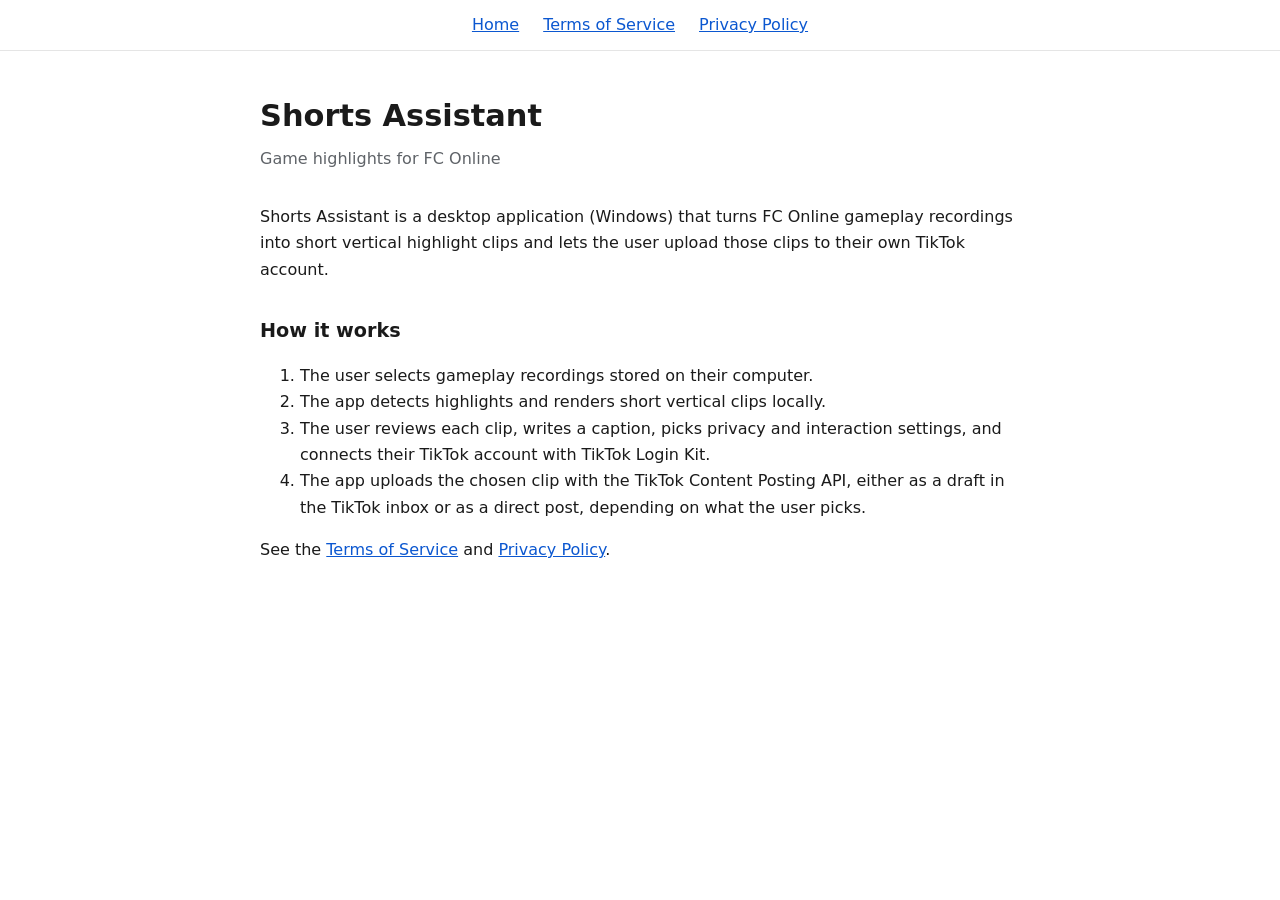
<file: index.html>
<!doctype html>
<html lang="en"><head><meta charset="utf-8"><meta name="viewport" content="width=device-width,initial-scale=1">
<title>Shorts Assistant</title><link rel="stylesheet" href="style.css"></head>
<body><nav><a href="./">Home</a><a href="terms.html">Terms of Service</a><a href="privacy.html">Privacy Policy</a></nav>
<main>
<h1>Shorts Assistant</h1>
<p class="meta">Game highlights for FC Online</p>
<p>Shorts Assistant is a desktop application (Windows) that turns FC Online gameplay recordings into short vertical highlight clips and lets the user upload those clips to their own TikTok account.</p>
<h2>How it works</h2>
<ol>
<li>The user selects gameplay recordings stored on their computer.</li>
<li>The app detects highlights and renders short vertical clips locally.</li>
<li>The user reviews each clip, writes a caption, picks privacy and interaction settings, and connects their TikTok account with TikTok Login Kit.</li>
<li>The app uploads the chosen clip with the TikTok Content Posting API, either as a draft in the TikTok inbox or as a direct post, depending on what the user picks.</li>
</ol>
<p>See the <a href="terms.html">Terms of Service</a> and <a href="privacy.html">Privacy Policy</a>.</p>
</main></body></html>
</file>
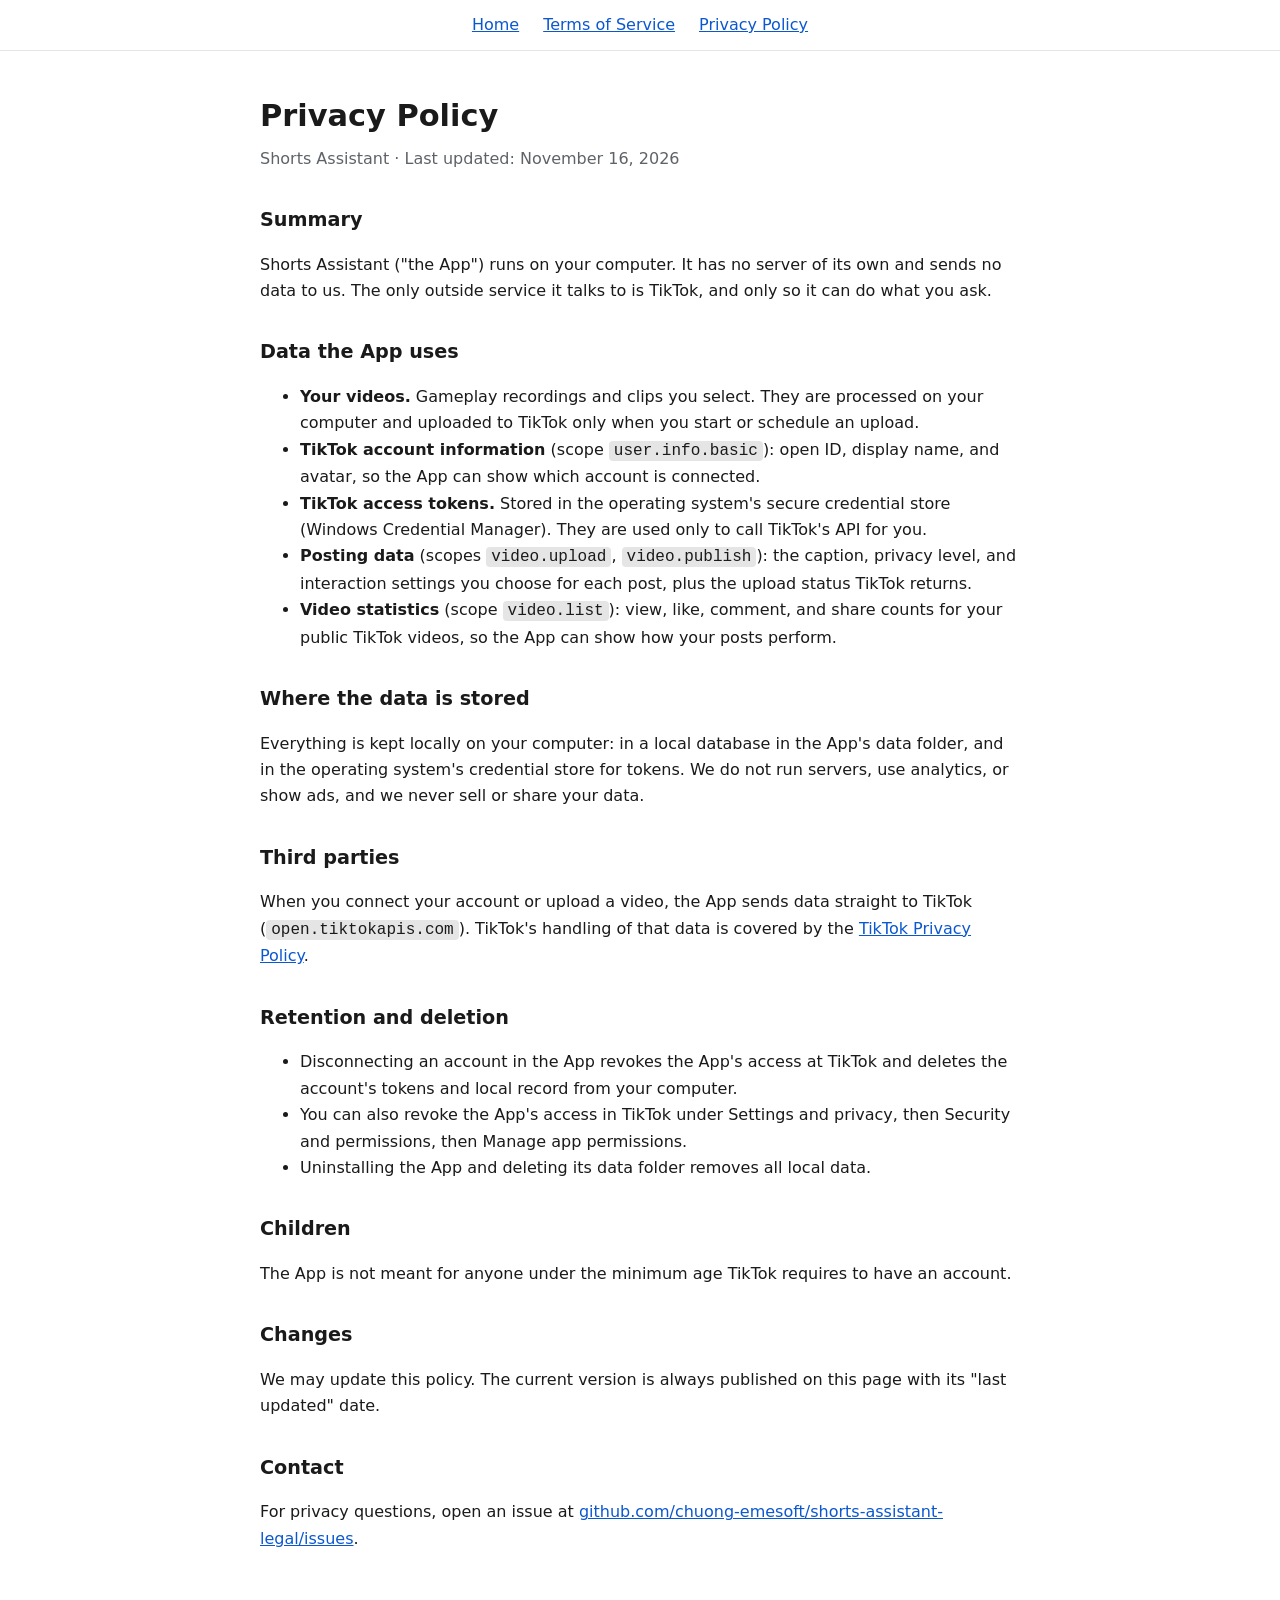
<file: privacy.html>
<!doctype html>
<html lang="en"><head><meta charset="utf-8"><meta name="viewport" content="width=device-width,initial-scale=1">
<title>Privacy Policy</title><link rel="stylesheet" href="style.css"></head>
<body><nav><a href="./">Home</a><a href="terms.html">Terms of Service</a><a href="privacy.html">Privacy Policy</a></nav>
<main>
<h1>Privacy Policy</h1>
<p class="meta">Shorts Assistant · Last updated: November 16, 2026</p>

<h2>Summary</h2>
<p>Shorts Assistant ("the App") runs on your computer. It has no server of its own and sends no data to us. The only outside service it talks to is TikTok, and only so it can do what you ask.</p>

<h2>Data the App uses</h2>
<ul>
<li><strong>Your videos.</strong> Gameplay recordings and clips you select. They are processed on your computer and uploaded to TikTok only when you start or schedule an upload.</li>
<li><strong>TikTok account information</strong> (scope <code>user.info.basic</code>): open ID, display name, and avatar, so the App can show which account is connected.</li>
<li><strong>TikTok access tokens.</strong> Stored in the operating system's secure credential store (Windows Credential Manager). They are used only to call TikTok's API for you.</li>
<li><strong>Posting data</strong> (scopes <code>video.upload</code>, <code>video.publish</code>): the caption, privacy level, and interaction settings you choose for each post, plus the upload status TikTok returns.</li>
<li><strong>Video statistics</strong> (scope <code>video.list</code>): view, like, comment, and share counts for your public TikTok videos, so the App can show how your posts perform.</li>
</ul>

<h2>Where the data is stored</h2>
<p>Everything is kept locally on your computer: in a local database in the App's data folder, and in the operating system's credential store for tokens. We do not run servers, use analytics, or show ads, and we never sell or share your data.</p>

<h2>Third parties</h2>
<p>When you connect your account or upload a video, the App sends data straight to TikTok (<code>open.tiktokapis.com</code>). TikTok's handling of that data is covered by the <a href="https://www.tiktok.com/legal/privacy-policy">TikTok Privacy Policy</a>.</p>

<h2>Retention and deletion</h2>
<ul>
<li>Disconnecting an account in the App revokes the App's access at TikTok and deletes the account's tokens and local record from your computer.</li>
<li>You can also revoke the App's access in TikTok under Settings and privacy, then Security and permissions, then Manage app permissions.</li>
<li>Uninstalling the App and deleting its data folder removes all local data.</li>
</ul>

<h2>Children</h2>
<p>The App is not meant for anyone under the minimum age TikTok requires to have an account.</p>

<h2>Changes</h2>
<p>We may update this policy. The current version is always published on this page with its "last updated" date.</p>

<h2>Contact</h2>
<p>For privacy questions, open an issue at <a href="https://github.com/chuong-emesoft/shorts-assistant-legal/issues">github.com/chuong-emesoft/shorts-assistant-legal/issues</a>.</p>
</main></body></html>
</file>
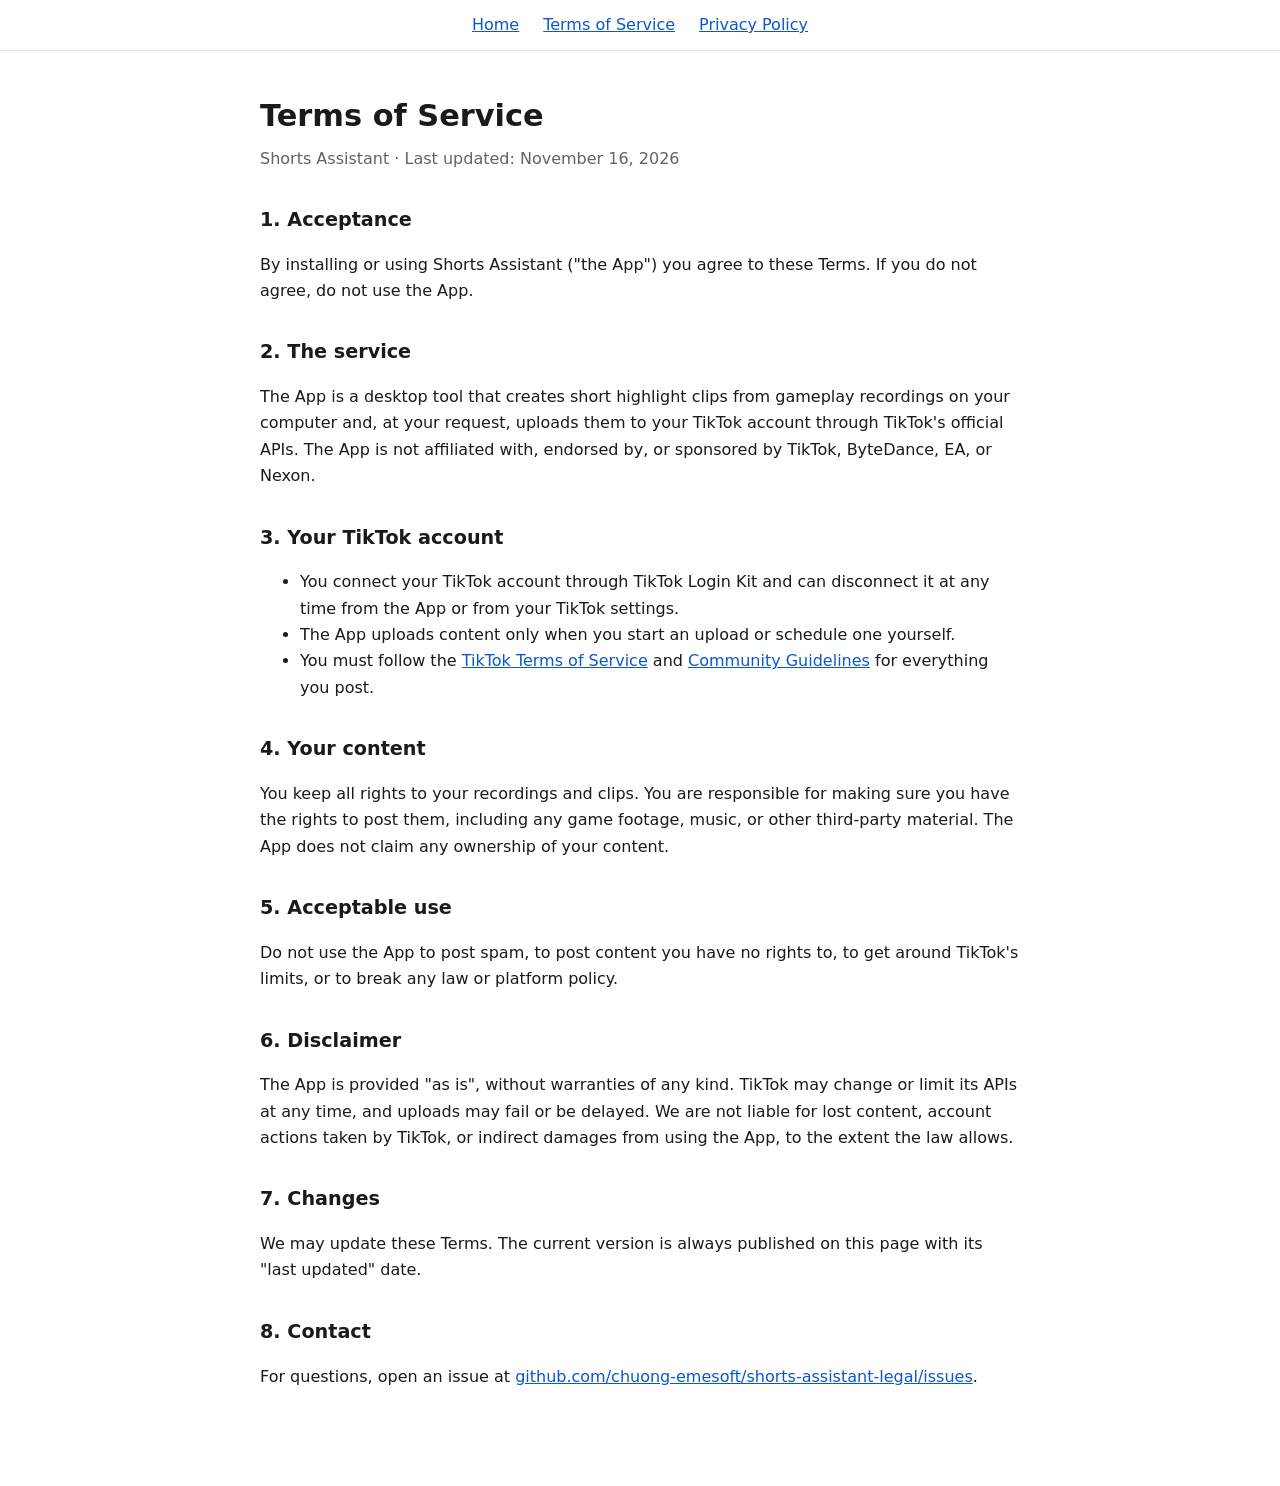
<file: terms.html>
<!doctype html>
<html lang="en"><head><meta charset="utf-8"><meta name="viewport" content="width=device-width,initial-scale=1">
<title>Terms of Service</title><link rel="stylesheet" href="style.css"></head>
<body><nav><a href="./">Home</a><a href="terms.html">Terms of Service</a><a href="privacy.html">Privacy Policy</a></nav>
<main>
<h1>Terms of Service</h1>
<p class="meta">Shorts Assistant · Last updated: November 16, 2026</p>

<h2>1. Acceptance</h2>
<p>By installing or using Shorts Assistant ("the App") you agree to these Terms. If you do not agree, do not use the App.</p>

<h2>2. The service</h2>
<p>The App is a desktop tool that creates short highlight clips from gameplay recordings on your computer and, at your request, uploads them to your TikTok account through TikTok's official APIs. The App is not affiliated with, endorsed by, or sponsored by TikTok, ByteDance, EA, or Nexon.</p>

<h2>3. Your TikTok account</h2>
<ul>
<li>You connect your TikTok account through TikTok Login Kit and can disconnect it at any time from the App or from your TikTok settings.</li>
<li>The App uploads content only when you start an upload or schedule one yourself.</li>
<li>You must follow the <a href="https://www.tiktok.com/legal/terms-of-service">TikTok Terms of Service</a> and <a href="https://www.tiktok.com/community-guidelines">Community Guidelines</a> for everything you post.</li>
</ul>

<h2>4. Your content</h2>
<p>You keep all rights to your recordings and clips. You are responsible for making sure you have the rights to post them, including any game footage, music, or other third-party material. The App does not claim any ownership of your content.</p>

<h2>5. Acceptable use</h2>
<p>Do not use the App to post spam, to post content you have no rights to, to get around TikTok's limits, or to break any law or platform policy.</p>

<h2>6. Disclaimer</h2>
<p>The App is provided "as is", without warranties of any kind. TikTok may change or limit its APIs at any time, and uploads may fail or be delayed. We are not liable for lost content, account actions taken by TikTok, or indirect damages from using the App, to the extent the law allows.</p>

<h2>7. Changes</h2>
<p>We may update these Terms. The current version is always published on this page with its "last updated" date.</p>

<h2>8. Contact</h2>
<p>For questions, open an issue at <a href="https://github.com/chuong-emesoft/shorts-assistant-legal/issues">github.com/chuong-emesoft/shorts-assistant-legal/issues</a>.</p>
</main></body></html>
</file>
<file: style.css>
:root{--bg:#fff;--fg:#1a1a1a;--muted:#5f6368;--link:#0b57d0;--line:#e5e5e5}
@media (prefers-color-scheme:dark){:root{--bg:#121212;--fg:#e8e8e8;--muted:#a0a0a0;--link:#8ab4f8;--line:#2a2a2a}}
body{background:var(--bg);color:var(--fg);font:16px/1.65 system-ui,-apple-system,"Segoe UI",Roboto,sans-serif;margin:0}
main{max-width:760px;margin:0 auto;padding:40px 16px 80px}
h1{font-size:1.9rem;margin:0 0 4px}h2{font-size:1.2rem;margin:2rem 0 .5rem}
.meta{color:var(--muted);margin:0 0 2rem}a{color:var(--link)}
nav{border-bottom:1px solid var(--line);padding:12px 16px;text-align:center}nav a{margin:0 12px}
code{background:var(--line);padding:1px 5px;border-radius:4px}
</file>
